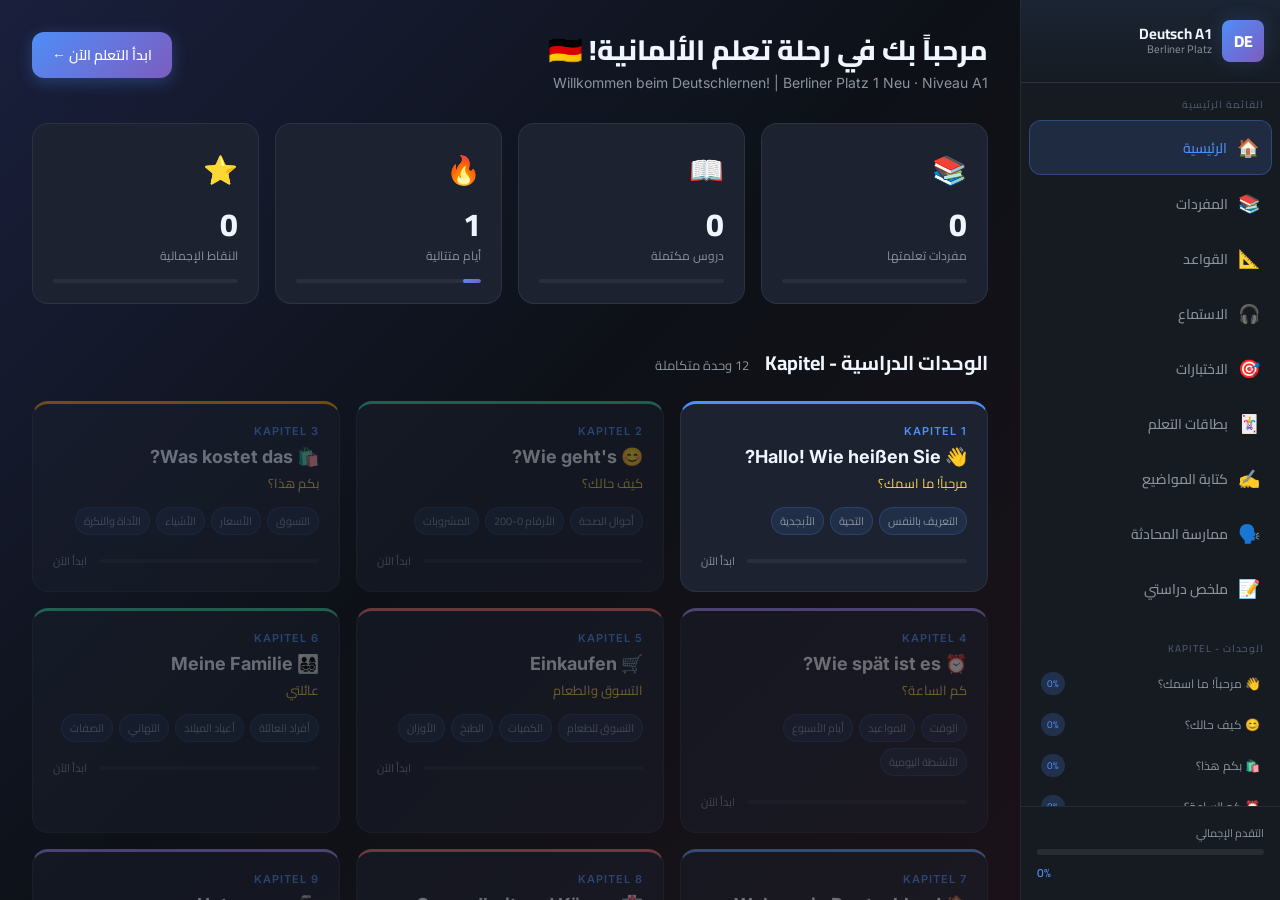
<file: index.html>
<!DOCTYPE html>
<html lang="ar" dir="rtl">
<head>
  <meta charset="UTF-8" />
  <meta name="viewport" content="width=device-width, initial-scale=1.0" />
  <title>Deutsch Lernen A1 | تعلم الألمانية</title>
  <meta name="description" content="موقع تعليمي تفاعلي لتعلم اللغة الألمانية بمستوى A1 - Berliner Platz 1 Neu" />
  <link rel="preconnect" href="https://fonts.googleapis.com" />
  <link rel="preconnect" href="https://fonts.gstatic.com" crossorigin />
  <link href="https://fonts.googleapis.com/css2?family=Inter:wght@300;400;500;600;700;800&family=Amiri:wght@400;700&family=Cairo:wght@300;400;600;700;800&display=swap" rel="stylesheet" />
  <link rel="stylesheet" href="css/main.css?v=1.1" />
  <link rel="stylesheet" href="css/animations.css?v=1.1" />
  <link rel="stylesheet" href="css/skills.css?v=1.1" />
</head>
<body>
  <!-- Sidebar Navigation -->
  <aside class="sidebar" id="sidebar">
    <div class="sidebar-header">
      <div class="logo">
        <span class="logo-de">DE</span>
        <div class="logo-text">
          <span class="logo-title">Deutsch A1</span>
          <span class="logo-sub">Berliner Platz</span>
        </div>
      </div>
      <button class="sidebar-toggle" id="sidebarToggle" aria-label="Toggle Sidebar">✕</button>
    </div>

    <nav class="sidebar-nav">
      <div class="nav-section">
        <span class="nav-section-label">القائمة الرئيسية</span>
        <div class="nav-item active" data-page="dashboard" id="nav-dashboard" onclick="navigateTo('dashboard')">
          <span class="nav-icon">🏠</span>
          <span class="nav-label">الرئيسية</span>
        </div>
        <div class="nav-item" data-page="vocabulary" id="nav-vocabulary" onclick="navigateTo('vocabulary')">
          <span class="nav-icon">📚</span>
          <span class="nav-label">المفردات</span>
        </div>
        <div class="nav-item" data-page="grammar" id="nav-grammar" onclick="navigateTo('grammar')">
          <span class="nav-icon">📐</span>
          <span class="nav-label">القواعد</span>
        </div>
        <div class="nav-item" data-page="listening" id="nav-listening" onclick="navigateTo('listening')">
          <span class="nav-icon">🎧</span>
          <span class="nav-label">الاستماع</span>
        </div>
        <div class="nav-item" data-page="quiz" id="nav-quiz" onclick="navigateTo('quiz')">
          <span class="nav-icon">🎯</span>
          <span class="nav-label">الاختبارات</span>
        </div>
        <div class="nav-item" data-page="flashcards" id="nav-flashcards" onclick="navigateTo('flashcards')">
          <span class="nav-icon">🃏</span>
          <span class="nav-label">بطاقات التعلم</span>
        </div>
        <div class="nav-item" data-page="writing" id="nav-writing" onclick="navigateTo('writing')">
          <span class="nav-icon">✍️</span>
          <span class="nav-label">كتابة المواضيع</span>
        </div>
        <div class="nav-item" data-page="conversation" id="nav-conversation" onclick="navigateTo('conversation')">
          <span class="nav-icon">🗣️</span>
          <span class="nav-label">ممارسة المحادثة</span>
        </div>
        <div class="nav-item" data-page="summarizer" id="nav-summarizer" onclick="navigateTo('summarizer')">
          <span class="nav-icon">📝</span>
          <span class="nav-label">ملخص دراستي</span>
        </div>
      </div>

      <div class="nav-section">
        <span class="nav-section-label">الوحدات - Kapitel</span>
        <div class="chapters-list" id="chaptersList">
          <!-- Generated by JS -->
        </div>
      </div>
    </nav>

    <div class="sidebar-footer">
      <div class="progress-bar-container">
        <span class="progress-label">التقدم الإجمالي</span>
        <div class="progress-bar">
          <div class="progress-fill" id="overallProgress" style="width: 0%"></div>
        </div>
        <span class="progress-pct" id="overallProgressPct">0%</span>
      </div>
    </div>
  </aside>

  <!-- Main Content -->
  <main class="main-content" id="mainContent">
    <!-- Dashboard Page -->
    <div class="page active" id="page-dashboard">
      <div class="page-header">
        <div class="page-title-area">
          <h1 class="page-title">مرحباً بك في رحلة تعلم الألمانية! 🇩🇪</h1>
          <p class="page-subtitle">Willkommen beim Deutschlernen! | Berliner Platz 1 Neu · Niveau A1</p>
        </div>
        <div class="header-actions">
          <button class="btn btn-primary" onclick="startLearning()">ابدأ التعلم الآن ←</button>
        </div>
      </div>

      <!-- Stats Cards -->
      <div class="stats-grid" id="statsGrid">
        <div class="stat-card" id="stat-words">
          <div class="stat-icon">📚</div>
          <div class="stat-info">
            <span class="stat-value" id="learnedWords">0</span>
            <span class="stat-label">مفردات تعلمتها</span>
          </div>
          <div class="stat-progress">
            <div class="stat-bar" style="width: 0%" id="wordBar"></div>
          </div>
        </div>
        <div class="stat-card" id="stat-lessons">
          <div class="stat-icon">📖</div>
          <div class="stat-info">
            <span class="stat-value" id="completedLessons">0</span>
            <span class="stat-label">دروس مكتملة</span>
          </div>
          <div class="stat-progress">
            <div class="stat-bar" style="width: 0%" id="lessonBar"></div>
          </div>
        </div>
        <div class="stat-card" id="stat-streak">
          <div class="stat-icon">🔥</div>
          <div class="stat-info">
            <span class="stat-value" id="streakDays">0</span>
            <span class="stat-label">أيام متتالية</span>
          </div>
          <div class="stat-progress">
            <div class="stat-bar" style="width: 0%" id="streakBar"></div>
          </div>
        </div>
        <div class="stat-card" id="stat-score">
          <div class="stat-icon">⭐</div>
          <div class="stat-info">
            <span class="stat-value" id="totalScore">0</span>
            <span class="stat-label">النقاط الإجمالية</span>
          </div>
          <div class="stat-progress">
            <div class="stat-bar" style="width: 0%" id="scoreBar"></div>
          </div>
        </div>
      </div>

      <!-- Chapters Grid -->
      <div class="section-title-row">
        <h2 class="section-title">الوحدات الدراسية - Kapitel</h2>
        <span class="section-sub">12 وحدة متكاملة</span>
      </div>
      <div class="chapters-grid" id="chaptersGrid">
        <!-- Generated by JS -->
      </div>

      <!-- Today's Focus -->
      <div class="focus-section">
        <div class="focus-card">
          <div class="focus-header">
            <span class="focus-icon">💡</span>
            <h3>كلمة اليوم - Wort des Tages</h3>
          </div>
          <div class="daily-word" id="dailyWord">
            <!-- Generated by JS -->
          </div>
        </div>
        <div class="focus-card">
          <div class="focus-header">
            <span class="focus-icon">📝</span>
            <h3>جملة اليوم - Satz des Tages</h3>
          </div>
          <div class="daily-sentence" id="dailySentence">
            <!-- Generated by JS -->
          </div>
        </div>
      </div>
    </div>

    <!-- Lesson Page -->
    <div class="page" id="page-lesson">
      <div class="page-header">
        <button class="btn btn-ghost back-btn" onclick="navigateTo('dashboard')">← رجوع</button>
        <div class="page-title-area">
          <h1 class="page-title" id="lessonTitle">الدرس</h1>
          <p class="page-subtitle" id="lessonSubtitle"></p>
        </div>
        <div class="lesson-progress-indicator">
          <span id="lessonProgressText">0 / 4</span>
        </div>
      </div>

      <div class="lesson-tabs">
        <button class="lesson-tab active" data-tab="text" onclick="switchLessonTab('text')">📖 النص</button>
        <button class="lesson-tab" data-tab="vocab" onclick="switchLessonTab('vocab')">📚 المفردات</button>
        <button class="lesson-tab" data-tab="grammar" onclick="switchLessonTab('grammar')">📐 القواعد</button>
        <button class="lesson-tab" data-tab="exercises" onclick="switchLessonTab('exercises')">✏️ تمارين</button>
      </div>

      <div class="lesson-content" id="lessonContent">
        <!-- Generated by JS -->
      </div>

      <div class="lesson-nav">
        <button class="btn btn-ghost" id="prevLessonBtn" onclick="prevSection()">← السابق</button>
        <button class="btn btn-primary" id="nextLessonBtn" onclick="nextSection()">التالي →</button>
      </div>
    </div>

    <!-- Vocabulary Page -->
    <div class="page" id="page-vocabulary">
      <div class="page-header">
        <div class="page-title-area">
          <h1 class="page-title">المفردات - Wortschatz</h1>
          <p class="page-subtitle">كل مفردات البرنامج منظمة حسب الوحدات</p>
        </div>
      </div>

      <div class="vocab-controls">
        <div class="vocab-search-wrap">
          <input type="text" id="vocabSearch" class="vocab-search" placeholder="ابحث عن كلمة... Suche..." oninput="filterVocab()" />
        </div>
        <div class="vocab-filters">
          <select class="filter-select" id="chapterFilter" onchange="filterVocab()">
            <option value="all">جميع الوحدات</option>
          </select>
          <select class="filter-select" id="typeFilter" onchange="filterVocab()">
            <option value="all">جميع الأنواع</option>
            <option value="noun">اسم - Nomen</option>
            <option value="verb">فعل - Verb</option>
            <option value="adj">صفة - Adjektiv</option>
            <option value="phrase">عبارة - Ausdruck</option>
          </select>
        </div>
      </div>

      <div class="vocab-grid" id="vocabGrid">
        <!-- Generated by JS -->
      </div>
    </div>

    <!-- Grammar Page -->
    <div class="page" id="page-grammar">
      <div class="page-header">
        <div class="page-title-area">
          <h1 class="page-title">القواعد النحوية - Grammatik</h1>
          <p class="page-subtitle">شرح مبسط لقواعد اللغة الألمانية مستوى A1</p>
        </div>
      </div>

      <div class="grammar-list" id="grammarList">
        <!-- Generated by JS -->
      </div>
    </div>

    <!-- Listening Page -->
    <div class="page" id="page-listening">
      <div class="page-header">
        <div class="page-title-area">
          <h1 class="page-title">تمارين الاستماع - Hören</h1>
          <p class="page-subtitle">ملفات صوتية أصلية من كتاب Berliner Platz 1 Neu</p>
        </div>
      </div>

      <div class="audio-chapter-filter">
        <select class="filter-select" id="audioChapterFilter" onchange="filterAudio()">
          <option value="all">جميع الوحدات</option>
        </select>
      </div>

      <div class="audio-list" id="audioList">
        <!-- Generated by JS -->
      </div>
    </div>

    <!-- Quiz Page -->
    <div class="page" id="page-quiz">
      <div class="page-header">
        <div class="page-title-area">
          <h1 class="page-title">الاختبارات - Übungen</h1>
          <p class="page-subtitle">اختبر معلوماتك في كل وحدة</p>
        </div>
      </div>

      <div class="quiz-selection" id="quizSelection" style="display:grid">
        <!-- Generated by JS -->
      </div>

      <div class="quiz-active" id="quizActive" style="display:none">
        <div class="quiz-header-bar">
          <span id="quizProgress">سؤال 1 من 10</span>
          <div class="quiz-progress-bar">
            <div class="quiz-progress-fill" id="quizProgressFill" style="width:10%"></div>
          </div>
          <span id="quizScore">النقاط: 0</span>
        </div>

        <div class="question-card" id="questionCard">
          <!-- Generated by JS -->
        </div>

        <div class="quiz-controls">
          <button class="btn btn-primary" id="checkAnswerBtn" onclick="checkAnswer()">تحقق من الإجابة</button>
          <button class="btn btn-ghost" id="nextQuestionBtn" onclick="nextQuestion()" style="display:none">التالي →</button>
        </div>
      </div>

      <div class="quiz-results" id="quizResults" style="display:none">
        <!-- Generated by JS -->
      </div>
    </div>

    <!-- Flashcards Page -->
    <div class="page" id="page-flashcards">
      <div class="page-header">
        <div class="page-title-area">
          <h1 class="page-title">بطاقات التعلم - Lernkarten</h1>
          <p class="page-subtitle">نظام التكرار الذكي لحفظ المفردات</p>
        </div>
      </div>

      <div class="flashcard-controls">
        <select class="filter-select" id="flashcardChapter" onchange="setupFlashcards()">
          <option value="all">جميع الوحدات</option>
        </select>
        <button class="btn btn-primary" onclick="shuffleFlashcards()">🔀 خلط البطاقات</button>
      </div>

      <div class="flashcard-area" id="flashcardArea">
        <div class="flashcard-counter" id="flashcardCounter">بطاقة 1 من 50</div>
        <div class="flashcard-wrap">
          <div class="flashcard" id="flashcard" onclick="flipCard()">
            <div class="flashcard-front" id="flashcardFront">
              <div class="fc-word"></div>
              <div class="fc-hint">انقر للقلب</div>
            </div>
            <div class="flashcard-back" id="flashcardBack">
              <div class="fc-translation"></div>
              <div class="fc-example"></div>
            </div>
          </div>
        </div>

        <div class="flashcard-actions" id="flashcardActions" style="display:none">
          <button class="fc-btn fc-hard" onclick="rateCard('hard')">😕 صعبة</button>
          <button class="fc-btn fc-medium" onclick="rateCard('medium')">🤔 متوسطة</button>
          <button class="fc-btn fc-easy" onclick="rateCard('easy')">😊 سهلة</button>
        </div>

        <div class="flashcard-nav">
          <button class="btn btn-ghost" onclick="prevCard()">← السابق</button>
          <button class="btn btn-ghost" onclick="nextCard()">التالي →</button>
        </div>
      </div>
    </div>

    <!-- Writing Page -->
    <div class="page" id="page-writing">
      <!-- Generated by JS -->
    </div>

    <!-- Conversation Page -->
    <div class="page" id="page-conversation">
      <div class="page-header">
        <div class="page-title-area">
          <h1 class="page-title">🗣️ ممارسة المحادثة - Konversationstraining</h1>
          <p class="page-subtitle">محاكاة محادثات تفاعلية بالصوت لبناء الثقة في التحدث بالألمانية</p>
        </div>
      </div>

      <div class="conversation-selection" id="convSelection" style="display:grid">
        <!-- Generated by JS -->
      </div>

      <div class="conversation-active" id="convActive" style="display:none">
        <div class="conv-header-bar">
          <button class="btn btn-ghost back-btn" onclick="backToConvMenu()">← إنهاء المحادثة</button>
          <span id="convScenarioTitle" style="font-weight:700;color:var(--text-german)">المحادثة النشطة</span>
          <span id="convScore" style="color:var(--accent-gold);font-weight:700">النقاط: 0</span>
        </div>

        <div class="chat-container" id="chatContainer">
          <!-- Chat messages go here -->
        </div>

        <div class="user-input-area" id="userInputArea">
          <!-- User prompt & options go here -->
        </div>
      </div>

      <div class="conversation-results" id="convResults" style="display:none">
        <!-- Final score and button to restart/go back -->
      </div>
    </div>

    <!-- Summarizer Page -->
    <div class="page" id="page-summarizer">
      <!-- Print Only Header -->
      <div class="print-only-header" style="display:none">
        <h1 id="printChapterTitleDe" style="font-family:'Inter', sans-serif;font-weight:800;margin-bottom:6px;">Kapitel X</h1>
        <h2 id="printChapterTitleAr" style="font-family:'Cairo', sans-serif;font-weight:700;font-size:18px;">ملخص كلمات الوحدة X</h2>
        <div style="border-bottom:2px solid #000;margin-top:10px;margin-bottom:20px"></div>
      </div>

      <div class="page-header">
        <div class="page-title-area">
          <h1 class="page-title">دفتر التلخيص والمنظم 📝</h1>
          <p class="page-subtitle">أدخل المفردات وسيقوم المساعد بتصنيفها وتوليد التصريفات والأدوات تلقائياً للطباعة</p>
        </div>
      </div>

      <!-- Stats Grid -->
      <div class="stats-grid" style="display: grid; grid-template-columns: repeat(4, 1fr); gap: 16px; margin-bottom: 24px;">
        <div class="stat-card" style="border-top:3px solid var(--accent-primary)">
          <div class="stat-icon">📚</div>
          <div class="stat-info">
            <span class="stat-value" id="sumTotalCount">0</span>
            <span class="stat-label">إجمالي الكلمات</span>
          </div>
        </div>
        <div class="stat-card" style="border-top:3px solid #4f8ef7">
          <div class="stat-icon">🏷️</div>
          <div class="stat-info">
            <span class="stat-value" id="sumNounsCount">0</span>
            <span class="stat-label">أسماء Nomen</span>
          </div>
        </div>
        <div class="stat-card" style="border-top:3px solid #f59e0b">
          <div class="stat-icon">⚡</div>
          <div class="stat-info">
            <span class="stat-value" id="sumVerbsCount">0</span>
            <span class="stat-label">أفعال Verb</span>
          </div>
        </div>
        <div class="stat-card" style="border-top:3px solid #34d399">
          <div class="stat-icon">🎨</div>
          <div class="stat-info">
            <span class="stat-value" id="sumAdjsCount">0</span>
            <span class="stat-label">صفات Adjektiv</span>
          </div>
        </div>
      </div>

      <!-- Input and Control Panel -->
      <div class="vocab-input-card" style="background:var(--bg-card);border:var(--border-subtle);border-radius:var(--radius-lg);padding:24px;margin-bottom:24px;">
        <div style="display:flex;gap:16px;align-items:center;flex-wrap:wrap;margin-bottom:16px">
          <div style="flex:1;min-width:200px">
            <label class="progress-label" style="display:block;margin-bottom:6px">اختر الوحدة الدراسية (Kapitel):</label>
            <select class="filter-select" id="sumChapterFilter" style="width:100%;margin:0;" onchange="changeSummarizerChapter(this.value)">
              <!-- Populated by JS -->
            </select>
          </div>
          
          <div style="flex:2;min-width:300px;position:relative;" class="suggest-wrap">
            <label class="progress-label" style="display:block;margin-bottom:6px">أدخل كلمة ألمانية (مثال: Haus أو gehen):</label>
            <div style="display:flex;gap:8px">
              <input type="text" id="sumWordInput" class="vocab-search" style="margin:0;width:100%" placeholder="اكتب الكلمة هنا (مثال: der Tisch, fahren, teuer)..." autocomplete="off" />
              <button class="btn btn-primary" onclick="addSingleWord()">إضافة +</button>
            </div>
            <!-- Auto-suggest box -->
            <div id="sumSuggestBox" class="suggest-box" style="display:none"></div>
          </div>
        </div>

        <div style="display:flex;gap:12px;flex-wrap:wrap;justify-content:space-between;align-items:center;border-top:1px solid rgba(255,255,255,0.06);padding-top:16px">
          <div style="display:flex;gap:8px;flex-wrap:wrap">
            <button class="btn btn-ghost" onclick="openBulkAddModal()">📝 إضافة جماعية</button>
            <button class="btn btn-ghost" onclick="triggerImportVocab()">📂 استيراد JSON</button>
            <button class="btn btn-ghost" onclick="exportCustomVocab()">💾 تصدير احتياطي</button>
            <button class="btn btn-ghost" onclick="copyCustomVocabAsCode()">📋 نسخ ككود برمجي</button>
            <input type="file" id="sumImportInput" style="display:none" accept=".json" onchange="importCustomVocab(event)" />
          </div>
          
          <button class="btn btn-primary" style="background:var(--gradient-gold)" onclick="printSummarizer()">🖨️ طباعة الجدول (A4)</button>
        </div>
      </div>

      <!-- Vocab Table Container -->
      <div style="background:var(--bg-card);border:var(--border-subtle);border-radius:var(--radius-lg);overflow:hidden;margin-bottom:32px;">
        <table class="grammar-table" style="width:100%;margin:0;border-collapse:collapse;">
          <thead>
            <tr>
              <th style="width:50px;text-align:center;">#</th>
              <th>الكلمة (الترتيب الأبجدي)</th>
              <th style="width:130px;">النوع</th>
              <th>التفاصيل (أداة تعريف / تصريفات الأفعال)</th>
              <th>الترجمة العربية</th>
              <th class="actions-header" style="width:120px;text-align:center;">إجراءات</th>
            </tr>
          </thead>
          <tbody id="sumTableBody">
            <!-- Populated by JS -->
          </tbody>
        </table>
      </div>
    </div>
  </main>

  <!-- Toast Notifications -->
  <div class="toast-container" id="toastContainer"></div>

  <!-- Audio Player (Global) -->
  <div class="global-audio-player" id="globalAudioPlayer" style="display:none">
    <div class="audio-player-inner">
      <button class="audio-close" onclick="closeAudioPlayer()">✕</button>
      <div class="audio-info">
        <span class="audio-track-name" id="audioTrackName">...</span>
        <span class="audio-chapter-name" id="audioChapterName">...</span>
      </div>
      <div class="audio-controls-wrap">
        <button class="audio-btn" onclick="seekAudio(-10)">-10s</button>
        <button class="audio-btn audio-play-btn" id="audioPlayBtn" onclick="toggleAudio()">▶</button>
        <button class="audio-btn" onclick="seekAudio(10)">+10s</button>
      </div>
      <div class="audio-progress-wrap">
        <span class="audio-time" id="audioCurrentTime">0:00</span>
        <div class="audio-progress-bar" onclick="seekToPosition(event)">
          <div class="audio-progress-fill" id="audioProgressFill" style="width:0%"></div>
        </div>
        <span class="audio-time" id="audioDuration">0:00</span>
      </div>
      <div class="audio-volume-wrap">
        <span>🔊</span>
        <input type="range" class="volume-slider" id="volumeSlider" min="0" max="1" step="0.1" value="1" oninput="setVolume(this.value)" />
      </div>
    </div>
    <audio id="globalAudio" onended="audioEnded()" ontimeupdate="updateAudioProgress()" onloadedmetadata="audioLoaded()"></audio>
  </div>

  <!-- Mobile Menu Overlay Backdrop -->
  <div class="sidebar-backdrop" id="sidebarBackdrop" onclick="toggleSidebar()"></div>

  <!-- Mobile Menu Toggle Button -->
  <button class="mobile-menu-btn" id="mobileMenuBtn" aria-label="Open Menu">☰</button>

  <script src="js/curriculum.js"></script>
  <script src="js/vocabulary.js"></script>
  <script src="js/audio.js"></script>
  <script src="js/quiz.js"></script>
  <script src="js/writing.js"></script>
  <script src="js/conversation.js"></script>
  <script src="js/summarizer.js"></script>
  <script src="js/app.js?v=1.1"></script>
</body>
</html>
</file>
<file: css/main.css>
/* ============================================================
   DEUTSCH LERNEN A1 - Main Stylesheet
   Berliner Platz 1 Neu | تعلم الألمانية
   ============================================================ */

:root {
  /* Color Palette */
  --bg-primary: #0d1117;
  --bg-secondary: #161b22;
  --bg-card: #1c2230;
  --bg-card-hover: #232a3b;
  --bg-glass: rgba(28, 34, 48, 0.85);

  --accent-primary: #4f8ef7;
  --accent-secondary: #7c5cbf;
  --accent-success: #34d399;
  --accent-warning: #fbbf24;
  --accent-danger: #f87171;
  --accent-gold: #f59e0b;

  --de-gold: #FFCC02;
  --de-red: #DD0000;
  --de-black: #000000;

  --text-primary: #f0f6ff;
  --text-secondary: #8b949e;
  --text-muted: #4a5568;
  --text-german: #93c5fd;
  --text-arabic: #fcd34d;

  /* Gradients */
  --gradient-hero: linear-gradient(135deg, #1a1f3c 0%, #0d1117 50%, #1a1218 100%);
  --gradient-card: linear-gradient(145deg, #1c2230, #161b22);
  --gradient-accent: linear-gradient(135deg, #4f8ef7, #7c5cbf);
  --gradient-success: linear-gradient(135deg, #059669, #34d399);
  --gradient-gold: linear-gradient(135deg, #f59e0b, #fbbf24);

  /* Borders */
  --border-subtle: 1px solid rgba(255, 255, 255, 0.07);
  --border-accent: 1px solid rgba(79, 142, 247, 0.3);

  /* Shadows */
  --shadow-card: 0 4px 24px rgba(0, 0, 0, 0.4);
  --shadow-glow: 0 0 20px rgba(79, 142, 247, 0.2);
  --shadow-glow-success: 0 0 20px rgba(52, 211, 153, 0.2);

  /* Spacing */
  --sidebar-width: 260px;
  --radius-sm: 8px;
  --radius-md: 12px;
  --radius-lg: 16px;
  --radius-xl: 24px;
  --radius-full: 9999px;

  /* Transition */
  --transition: all 0.25s cubic-bezier(0.4, 0, 0.2, 1);
}

/* ── Reset & Base ── */
*, *::before, *::after { box-sizing: border-box; margin: 0; padding: 0; }
html { scroll-behavior: smooth; }

body {
  font-family: 'Cairo', 'Inter', sans-serif;
  background: var(--bg-primary);
  color: var(--text-primary);
  min-height: 100vh;
  min-height: 100dvh;
  height: 100vh;
  height: 100dvh;
  display: flex;
  overflow: hidden;
}

/* ── Scrollbar ── */
::-webkit-scrollbar { width: 6px; }
::-webkit-scrollbar-track { background: var(--bg-primary); }
::-webkit-scrollbar-thumb { background: rgba(79, 142, 247, 0.3); border-radius: 3px; }
::-webkit-scrollbar-thumb:hover { background: rgba(79, 142, 247, 0.6); }

/* ============================================================
   SIDEBAR
   ============================================================ */
.sidebar {
  width: var(--sidebar-width);
  min-width: var(--sidebar-width);
  height: 100vh;
  height: 100dvh;
  background: var(--bg-secondary);
  display: flex;
  flex-direction: column;
  position: fixed;
  top: 0;
  z-index: 100;
  overflow-y: auto;
  transition: var(--transition);
}

/* ── Direction Scoped Layouts ── */
html[dir="ltr"] .sidebar {
  left: 0;
  right: auto;
  border-right: var(--border-subtle);
  border-left: none;
}
html[dir="rtl"] .sidebar {
  right: 0;
  left: auto;
  border-left: var(--border-subtle);
  border-right: none;
}


.sidebar-header {
  padding: 20px 16px;
  border-bottom: var(--border-subtle);
  display: flex;
  align-items: center;
  gap: 12px;
  background: linear-gradient(180deg, rgba(79, 142, 247, 0.08), transparent);
}

.logo {
  display: flex;
  align-items: center;
  gap: 10px;
  flex: 1;
}

.logo-de {
  width: 42px;
  height: 42px;
  background: var(--gradient-accent);
  border-radius: var(--radius-sm);
  display: flex;
  align-items: center;
  justify-content: center;
  font-size: 16px;
  font-weight: 800;
  color: white;
  flex-shrink: 0;
  box-shadow: var(--shadow-glow);
}

.logo-text {
  display: flex;
  flex-direction: column;
  line-height: 1.2;
}

.logo-title {
  font-size: 15px;
  font-weight: 700;
  color: var(--text-primary);
}

.logo-sub {
  font-size: 11px;
  color: var(--text-secondary);
}

.sidebar-toggle {
  background: none;
  border: none;
  color: var(--text-secondary);
  cursor: pointer;
  font-size: 18px;
  padding: 4px;
  display: none;
}

/* Mobile Menu Toggle Button (Floating) */
.mobile-menu-btn {
  display: none;
  background: var(--bg-glass);
  backdrop-filter: blur(10px);
  border: 1px solid rgba(79, 142, 247, 0.4);
  color: var(--accent-primary);
  width: 48px;
  height: 48px;
  border-radius: 12px;
  font-size: 24px;
  cursor: pointer;
  align-items: center;
  justify-content: center;
  box-shadow: 0 4px 15px rgba(79, 142, 247, 0.25);
  transition: var(--transition);
}

/* Sidebar Backdrop Overlay */
.sidebar-backdrop {
  display: none;
  position: fixed;
  top: 0;
  left: 0;
  width: 100vw;
  height: 100vh;
  background: rgba(0, 0, 0, 0.5);
  backdrop-filter: blur(4px);
  z-index: 115; /* Above page content but below mobile sidebar (120) */
  opacity: 0;
  transition: opacity 0.25s ease;
  pointer-events: none;
}
.sidebar-backdrop.active {
  display: block;
  opacity: 1;
  pointer-events: auto;
}

.mobile-menu-btn:hover {
  background: var(--bg-card-hover);
  color: var(--text-primary);
  transform: scale(1.05);
  box-shadow: 0 4px 20px rgba(79, 142, 247, 0.4);
}

.sidebar-nav {
  flex: 1;
  padding: 12px 8px;
  overflow-y: auto;
}

.nav-section {
  margin-bottom: 24px;
}

.nav-section-label {
  display: block;
  font-size: 10px;
  font-weight: 600;
  color: var(--text-muted);
  text-transform: uppercase;
  letter-spacing: 1px;
  padding: 0 8px;
  margin-bottom: 6px;
}

.nav-item {
  display: flex;
  align-items: center;
  gap: 10px;
  padding: 10px 12px;
  border-radius: var(--radius-md);
  color: var(--text-secondary);
  text-decoration: none;
  font-size: 14px;
  font-weight: 500;
  transition: var(--transition);
  margin-bottom: 2px;
  cursor: pointer;
}

.nav-item:hover {
  background: rgba(79, 142, 247, 0.1);
  color: var(--text-primary);
}

.nav-item.active {
  background: rgba(79, 142, 247, 0.15);
  color: var(--accent-primary);
  border: var(--border-accent);
}

.nav-icon { font-size: 18px; }

.chapters-list {
  display: flex;
  flex-direction: column;
  gap: 2px;
}

.chapter-nav-item {
  display: flex;
  align-items: center;
  justify-content: space-between;
  padding: 8px 12px;
  border-radius: var(--radius-sm);
  color: var(--text-secondary);
  text-decoration: none;
  font-size: 12px;
  cursor: pointer;
  transition: var(--transition);
}

.chapter-nav-item:hover { background: rgba(255,255,255,0.04); color: var(--text-primary); }
.chapter-nav-item.completed { color: var(--accent-success); }

.chapter-nav-badge {
  font-size: 10px;
  padding: 2px 6px;
  border-radius: var(--radius-full);
  background: rgba(79, 142, 247, 0.2);
  color: var(--accent-primary);
}

.chapter-nav-badge.done {
  background: rgba(52, 211, 153, 0.2);
  color: var(--accent-success);
}

.sidebar-footer {
  padding: 16px;
  border-top: var(--border-subtle);
}

.progress-bar-container {
  display: flex;
  flex-direction: column;
  gap: 6px;
}

.progress-label {
  font-size: 11px;
  color: var(--text-secondary);
}

.progress-bar {
  height: 6px;
  background: rgba(255,255,255,0.08);
  border-radius: var(--radius-full);
  overflow: hidden;
}

.progress-fill {
  height: 100%;
  background: var(--gradient-accent);
  border-radius: var(--radius-full);
  transition: width 0.6s ease;
}

.progress-pct {
  font-size: 12px;
  font-weight: 600;
  color: var(--accent-primary);
  align-self: flex-end;
}

/* ============================================================
   MAIN CONTENT
   ============================================================ */
.main-content {
  flex: 1;
  height: 100vh;
  height: 100dvh;
  overflow-y: auto;
  padding: 32px;
  background: var(--gradient-hero);
}

html[dir="ltr"] .main-content {
  margin-left: var(--sidebar-width);
  margin-right: 0;
}
html[dir="rtl"] .main-content {
  margin-right: var(--sidebar-width);
  margin-left: 0;
}

/* ── Pages ── */
.page { display: none; }
.page.active { display: block; animation: fadeInUp 0.4s ease; }

/* ── Page Header ── */
.page-header {
  display: flex;
  align-items: flex-start;
  justify-content: space-between;
  margin-bottom: 32px;
  gap: 16px;
  flex-wrap: wrap;
}

.page-title-area { flex: 1; }

.page-title {
  font-size: 28px;
  font-weight: 800;
  color: var(--text-primary);
  margin-bottom: 6px;
  line-height: 1.3;
}

.page-subtitle {
  font-size: 14px;
  color: var(--text-secondary);
  font-family: 'Inter', sans-serif;
}

/* ============================================================
   BUTTONS
   ============================================================ */
.btn {
  display: inline-flex;
  align-items: center;
  gap: 8px;
  padding: 10px 20px;
  border-radius: var(--radius-md);
  font-size: 14px;
  font-weight: 600;
  font-family: 'Cairo', sans-serif;
  cursor: pointer;
  border: none;
  transition: var(--transition);
  text-decoration: none;
  white-space: nowrap;
}

.btn-primary {
  background: var(--gradient-accent);
  color: white;
  box-shadow: 0 4px 16px rgba(79, 142, 247, 0.3);
}

.btn-primary:hover {
  transform: translateY(-2px);
  box-shadow: 0 8px 24px rgba(79, 142, 247, 0.4);
}

.btn-ghost {
  background: rgba(255,255,255,0.06);
  color: var(--text-secondary);
  border: var(--border-subtle);
}

.btn-ghost:hover {
  background: rgba(255,255,255,0.1);
  color: var(--text-primary);
}

.btn-success {
  background: var(--gradient-success);
  color: white;
}

.back-btn { font-size: 13px; }

/* ============================================================
   STATS GRID
   ============================================================ */
.stats-grid {
  display: grid;
  grid-template-columns: repeat(4, 1fr);
  gap: 16px;
  margin-bottom: 40px;
}

.stat-card {
  background: var(--bg-card);
  border: var(--border-subtle);
  border-radius: var(--radius-lg);
  padding: 20px;
  display: flex;
  flex-direction: column;
  gap: 12px;
  transition: var(--transition);
  cursor: pointer;
  position: relative;
  overflow: hidden;
}

.stat-card::before {
  content: '';
  position: absolute;
  top: 0; left: 0; right: 0;
  height: 2px;
  background: var(--gradient-accent);
  opacity: 0;
  transition: var(--transition);
}

.stat-card:hover {
  transform: translateY(-4px);
  box-shadow: var(--shadow-card);
  border-color: rgba(79, 142, 247, 0.2);
}

.stat-card:hover::before { opacity: 1; }

.stat-icon { font-size: 28px; }

.stat-info {
  display: flex;
  flex-direction: column;
  gap: 4px;
}

.stat-value {
  font-size: 32px;
  font-weight: 800;
  color: var(--text-primary);
  line-height: 1;
}

.stat-label {
  font-size: 12px;
  color: var(--text-secondary);
}

.stat-progress {
  height: 4px;
  background: rgba(255,255,255,0.06);
  border-radius: var(--radius-full);
  overflow: hidden;
}

.stat-bar {
  height: 100%;
  background: var(--gradient-accent);
  border-radius: var(--radius-full);
  transition: width 0.8s ease;
}

/* ============================================================
   CHAPTERS GRID
   ============================================================ */
.section-title-row {
  display: flex;
  align-items: baseline;
  gap: 16px;
  margin-bottom: 20px;
}

.section-title {
  font-size: 20px;
  font-weight: 700;
  color: var(--text-primary);
}

.section-sub {
  font-size: 13px;
  color: var(--text-secondary);
}

.chapters-grid {
  display: grid;
  grid-template-columns: repeat(3, 1fr);
  gap: 16px;
  margin-bottom: 40px;
}

.chapter-card {
  background: var(--bg-card);
  border: var(--border-subtle);
  border-radius: var(--radius-lg);
  padding: 20px;
  cursor: pointer;
  transition: var(--transition);
  position: relative;
  overflow: hidden;
}

.chapter-card::after {
  content: '';
  position: absolute;
  inset: 0;
  background: var(--gradient-accent);
  opacity: 0;
  transition: var(--transition);
  border-radius: var(--radius-lg);
}

.chapter-card:hover {
  transform: translateY(-4px);
  box-shadow: var(--shadow-card);
}

.chapter-card:hover::after { opacity: 0.05; }
.chapter-card.locked { opacity: 0.4; cursor: not-allowed; }

.chapter-number {
  font-size: 11px;
  font-weight: 600;
  color: var(--accent-primary);
  text-transform: uppercase;
  letter-spacing: 1px;
  margin-bottom: 8px;
  font-family: 'Inter', sans-serif;
}

.chapter-title-de {
  font-size: 18px;
  font-weight: 700;
  color: var(--text-primary);
  margin-bottom: 4px;
  font-family: 'Inter', sans-serif;
}

.chapter-title-ar {
  font-size: 13px;
  color: var(--text-arabic);
  margin-bottom: 12px;
}

.chapter-topics {
  display: flex;
  flex-wrap: wrap;
  gap: 6px;
  margin-bottom: 16px;
}

.topic-tag {
  font-size: 11px;
  padding: 3px 8px;
  border-radius: var(--radius-full);
  background: rgba(79, 142, 247, 0.12);
  color: var(--text-secondary);
  border: 1px solid rgba(79, 142, 247, 0.2);
}

.chapter-footer {
  display: flex;
  align-items: center;
  justify-content: space-between;
}

.chapter-progress-mini {
  flex: 1;
  height: 4px;
  background: rgba(255,255,255,0.06);
  border-radius: var(--radius-full);
  margin-left: 12px;
  overflow: hidden;
}

.chapter-progress-fill {
  height: 100%;
  background: var(--gradient-accent);
  border-radius: var(--radius-full);
  transition: width 0.6s ease;
}

.chapter-status {
  font-size: 11px;
  color: var(--text-secondary);
}

.chapter-status.done { color: var(--accent-success); }
.chapter-status.inprogress { color: var(--accent-warning); }

/* ============================================================
   FOCUS / DAILY SECTION
   ============================================================ */
.focus-section {
  display: grid;
  grid-template-columns: 1fr 1fr;
  gap: 16px;
  margin-bottom: 32px;
}

.focus-card {
  background: var(--bg-card);
  border: var(--border-subtle);
  border-radius: var(--radius-lg);
  padding: 24px;
  transition: var(--transition);
}

.focus-card:hover {
  border-color: rgba(79, 142, 247, 0.2);
  box-shadow: var(--shadow-glow);
}

.focus-header {
  display: flex;
  align-items: center;
  gap: 10px;
  margin-bottom: 16px;
}

.focus-icon { font-size: 20px; }
.focus-header h3 { font-size: 14px; font-weight: 600; color: var(--text-secondary); }

.daily-word {
  text-align: center;
}

.daily-word .word-de {
  font-size: 32px;
  font-weight: 800;
  color: var(--text-german);
  font-family: 'Inter', sans-serif;
  display: block;
  margin-bottom: 8px;
}

.daily-word .word-ar {
  font-size: 16px;
  color: var(--text-arabic);
  margin-bottom: 6px;
}

.daily-word .word-type {
  font-size: 11px;
  color: var(--text-muted);
  padding: 2px 8px;
  background: rgba(255,255,255,0.05);
  border-radius: var(--radius-full);
  display: inline-block;
  font-family: 'Inter', sans-serif;
}

.daily-sentence .sentence-de {
  font-size: 18px;
  font-weight: 600;
  color: var(--text-german);
  font-family: 'Inter', sans-serif;
  margin-bottom: 8px;
  line-height: 1.5;
}

.daily-sentence .sentence-ar {
  font-size: 14px;
  color: var(--text-arabic);
}

/* ============================================================
   LESSON PAGE
   ============================================================ */
.lesson-tabs {
  display: flex;
  gap: 4px;
  background: rgba(255,255,255,0.04);
  padding: 4px;
  border-radius: var(--radius-md);
  margin-bottom: 24px;
  width: fit-content;
}

.lesson-tab {
  padding: 8px 18px;
  border-radius: 8px;
  border: none;
  background: none;
  color: var(--text-secondary);
  font-size: 13px;
  font-weight: 500;
  font-family: 'Cairo', sans-serif;
  cursor: pointer;
  transition: var(--transition);
}

.lesson-tab.active {
  background: var(--bg-card);
  color: var(--accent-primary);
  box-shadow: 0 2px 8px rgba(0,0,0,0.3);
}

.lesson-content {
  min-height: 400px;
  margin-bottom: 24px;
}

/* Text Tab */
.lesson-text-section {
  background: var(--bg-card);
  border: var(--border-subtle);
  border-radius: var(--radius-lg);
  padding: 28px;
}

.lesson-dialog {
  display: flex;
  flex-direction: column;
  gap: 16px;
}

.dialog-line {
  display: flex;
  gap: 16px;
  align-items: flex-start;
}

.dialog-speaker {
  font-size: 12px;
  font-weight: 700;
  color: var(--accent-primary);
  min-width: 80px;
  padding-top: 4px;
  font-family: 'Inter', sans-serif;
}

.dialog-content {
  flex: 1;
}

.dialog-de {
  font-size: 16px;
  font-weight: 600;
  color: var(--text-primary);
  font-family: 'Inter', sans-serif;
  line-height: 1.6;
  margin-bottom: 4px;
}

.dialog-ar {
  font-size: 13px;
  color: var(--text-arabic);
  opacity: 0.8;
}

/* Vocabulary Tab */
.vocab-cards-grid {
  display: grid;
  grid-template-columns: repeat(3, 1fr);
  gap: 12px;
}

.vocab-mini-card {
  background: var(--bg-card);
  border: var(--border-subtle);
  border-radius: var(--radius-md);
  padding: 14px;
  transition: var(--transition);
  cursor: pointer;
}

.vocab-mini-card:hover {
  border-color: rgba(79, 142, 247, 0.3);
  transform: translateY(-2px);
}

.vm-de {
  font-size: 18px;
  font-weight: 700;
  color: var(--text-german);
  font-family: 'Inter', sans-serif;
  margin-bottom: 4px;
}

.vm-ar { font-size: 13px; color: var(--text-arabic); }
.vm-type { font-size: 10px; color: var(--text-muted); font-family: 'Inter', sans-serif; }

/* Grammar Tab */
.grammar-box {
  background: var(--bg-card);
  border: var(--border-subtle);
  border-radius: var(--radius-lg);
  overflow: hidden;
  margin-bottom: 16px;
}

.grammar-header {
  padding: 16px 20px;
  background: rgba(79, 142, 247, 0.1);
  border-bottom: var(--border-subtle);
  cursor: pointer;
  display: flex;
  align-items: center;
  justify-content: space-between;
}

.grammar-title { font-size: 16px; font-weight: 700; color: var(--accent-primary); }
.grammar-toggle { color: var(--text-secondary); transition: var(--transition); }
.grammar-box.open .grammar-toggle { transform: rotate(180deg); }

.grammar-body {
  padding: 20px;
  display: none;
}

.grammar-box.open .grammar-body { display: block; }

.grammar-rule {
  background: rgba(79, 142, 247, 0.06);
  border-radius: var(--radius-md);
  padding: 12px 16px;
  margin-bottom: 12px;
  border-right: 3px solid var(--accent-primary);
}

.grammar-example {
  font-family: 'Inter', sans-serif;
  font-size: 15px;
  color: var(--text-german);
  margin-bottom: 4px;
}

.grammar-explanation { font-size: 13px; color: var(--text-secondary); }

.grammar-table {
  width: 100%;
  border-collapse: collapse;
  margin-top: 12px;
  font-size: 13px;
}

.grammar-table th {
  background: rgba(79, 142, 247, 0.1);
  color: var(--accent-primary);
  padding: 10px 12px;
  text-align: right;
  font-weight: 600;
}

.grammar-table td {
  padding: 10px 12px;
  border-bottom: 1px solid rgba(255,255,255,0.04);
  color: var(--text-primary);
}

.grammar-table tr:hover td { background: rgba(255,255,255,0.02); }

/* ============================================================
   VOCABULARY PAGE (full)
   ============================================================ */
.vocab-controls {
  display: flex;
  gap: 12px;
  margin-bottom: 24px;
  flex-wrap: wrap;
}

.vocab-search-wrap { flex: 1; min-width: 200px; }

.vocab-search {
  width: 100%;
  padding: 10px 16px;
  background: var(--bg-card);
  border: var(--border-subtle);
  border-radius: var(--radius-md);
  color: var(--text-primary);
  font-family: 'Cairo', sans-serif;
  font-size: 14px;
  outline: none;
  transition: var(--transition);
}

.vocab-search:focus { border-color: rgba(79, 142, 247, 0.5); box-shadow: var(--shadow-glow); }
.vocab-search::placeholder { color: var(--text-muted); }

.vocab-filters { display: flex; gap: 8px; }

.filter-select {
  padding: 10px 14px;
  background: var(--bg-card);
  border: var(--border-subtle);
  border-radius: var(--radius-md);
  color: var(--text-primary);
  font-family: 'Cairo', sans-serif;
  font-size: 13px;
  outline: none;
  cursor: pointer;
  transition: var(--transition);
}

.filter-select:focus { border-color: rgba(79, 142, 247, 0.5); }

.vocab-grid {
  display: grid;
  grid-template-columns: repeat(auto-fill, minmax(220px, 1fr));
  gap: 14px;
}

.vocab-card {
  background: var(--bg-card);
  border: var(--border-subtle);
  border-radius: var(--radius-lg);
  padding: 18px;
  transition: var(--transition);
  cursor: pointer;
  position: relative;
}

.vocab-card:hover {
  transform: translateY(-3px);
  border-color: rgba(79, 142, 247, 0.3);
  box-shadow: var(--shadow-card);
}

.vocab-card.mastered { border-color: rgba(52, 211, 153, 0.3); }
.vocab-card.mastered::before {
  content: '✓';
  position: absolute;
  top: 10px;
  left: 10px;
  font-size: 12px;
  color: var(--accent-success);
}

.vc-chapter {
  font-size: 10px;
  color: var(--accent-primary);
  font-weight: 600;
  text-transform: uppercase;
  letter-spacing: 0.5px;
  margin-bottom: 8px;
  font-family: 'Inter', sans-serif;
}

.vc-de {
  font-size: 20px;
  font-weight: 700;
  color: var(--text-german);
  font-family: 'Inter', sans-serif;
  margin-bottom: 6px;
  line-height: 1.3;
}

.vc-ar { font-size: 14px; color: var(--text-arabic); margin-bottom: 8px; }

.vc-type {
  display: inline-block;
  font-size: 10px;
  padding: 2px 8px;
  border-radius: var(--radius-full);
  background: rgba(124, 92, 191, 0.15);
  color: #a78bfa;
  font-family: 'Inter', sans-serif;
}

.vc-example {
  font-size: 12px;
  color: var(--text-muted);
  margin-top: 8px;
  font-family: 'Inter', sans-serif;
  font-style: italic;
  border-top: 1px solid rgba(255,255,255,0.04);
  padding-top: 8px;
}

/* ============================================================
   GRAMMAR PAGE (full)
   ============================================================ */
.grammar-list {
  display: flex;
  flex-direction: column;
  gap: 12px;
}

/* ============================================================
   AUDIO / LISTENING PAGE
   ============================================================ */
.audio-chapter-filter { margin-bottom: 20px; }

.audio-list {
  display: flex;
  flex-direction: column;
  gap: 10px;
}

.audio-item {
  display: flex;
  align-items: center;
  gap: 16px;
  padding: 16px 20px;
  background: var(--bg-card);
  border: var(--border-subtle);
  border-radius: var(--radius-md);
  transition: var(--transition);
  cursor: pointer;
}

.audio-item:hover {
  border-color: rgba(79, 142, 247, 0.3);
  background: var(--bg-card-hover);
}

.audio-item.playing {
  border-color: rgba(79, 142, 247, 0.5);
  background: rgba(79, 142, 247, 0.08);
}

.audio-play-icon {
  width: 40px;
  height: 40px;
  min-width: 40px;
  border-radius: 50%;
  background: var(--gradient-accent);
  display: flex;
  align-items: center;
  justify-content: center;
  font-size: 14px;
  color: white;
  box-shadow: var(--shadow-glow);
  transition: var(--transition);
}

.audio-item:hover .audio-play-icon {
  transform: scale(1.1);
}

.audio-item-info { flex: 1; }

.audio-item-title {
  font-size: 14px;
  font-weight: 600;
  color: var(--text-primary);
  margin-bottom: 4px;
  font-family: 'Inter', sans-serif;
}

.audio-item-meta {
  font-size: 12px;
  color: var(--text-secondary);
}

.audio-item-chapter {
  font-size: 11px;
  padding: 3px 10px;
  border-radius: var(--radius-full);
  background: rgba(79, 142, 247, 0.1);
  color: var(--accent-primary);
  font-family: 'Inter', sans-serif;
}

/* ============================================================
   GLOBAL AUDIO PLAYER
   ============================================================ */
.global-audio-player {
  position: fixed;
  bottom: 0;
  z-index: 200;
  background: rgba(22, 27, 34, 0.95);
  backdrop-filter: blur(12px);
  border-top: var(--border-subtle);
  box-shadow: 0 -4px 24px rgba(0,0,0,0.4);
  padding-bottom: env(safe-area-inset-bottom, 0px);
}

html[dir="ltr"] .global-audio-player {
  left: var(--sidebar-width);
  right: 0;
}
html[dir="rtl"] .global-audio-player {
  right: var(--sidebar-width);
  left: 0;
}

.audio-player-inner {
  display: flex;
  align-items: center;
  gap: 16px;
  padding: 12px 24px;
  max-width: 100%;
}

.audio-close {
  background: none;
  border: none;
  color: var(--text-secondary);
  cursor: pointer;
  font-size: 16px;
  transition: var(--transition);
}

.audio-close:hover { color: var(--text-primary); }

.audio-info {
  min-width: 160px;
}

.audio-track-name {
  display: block;
  font-size: 13px;
  font-weight: 600;
  color: var(--text-primary);
  white-space: nowrap;
  overflow: hidden;
  text-overflow: ellipsis;
  font-family: 'Inter', sans-serif;
}

.audio-chapter-name {
  font-size: 11px;
  color: var(--text-secondary);
}

.audio-controls-wrap {
  display: flex;
  align-items: center;
  gap: 8px;
}

.audio-btn {
  background: rgba(255,255,255,0.08);
  border: none;
  color: var(--text-secondary);
  padding: 6px 12px;
  border-radius: var(--radius-sm);
  font-size: 12px;
  cursor: pointer;
  font-family: 'Inter', sans-serif;
  transition: var(--transition);
}

.audio-btn:hover { background: rgba(255,255,255,0.15); color: var(--text-primary); }

.audio-play-btn {
  background: var(--gradient-accent) !important;
  color: white !important;
  width: 36px;
  height: 36px;
  border-radius: 50%;
  display: flex;
  align-items: center;
  justify-content: center;
  font-size: 14px;
  padding: 0;
  min-width: 36px;
}

.audio-progress-wrap {
  flex: 1;
  display: flex;
  align-items: center;
  gap: 10px;
}

.audio-time {
  font-size: 11px;
  color: var(--text-secondary);
  font-family: 'Inter', sans-serif;
  min-width: 36px;
  text-align: center;
}

.audio-progress-bar {
  flex: 1;
  height: 6px;
  background: rgba(255,255,255,0.1);
  border-radius: var(--radius-full);
  cursor: pointer;
  position: relative;
  overflow: hidden;
}

.audio-progress-fill {
  height: 100%;
  background: var(--gradient-accent);
  border-radius: var(--radius-full);
  transition: width 0.1s linear;
}

.audio-volume-wrap {
  display: flex;
  align-items: center;
  gap: 8px;
}

.volume-slider {
  width: 80px;
  accent-color: var(--accent-primary);
  cursor: pointer;
}

/* ============================================================
   QUIZ
   ============================================================ */
.quiz-selection {
  display: grid;
  grid-template-columns: repeat(3, 1fr);
  gap: 16px;
}

.quiz-chapter-card {
  background: var(--bg-card);
  border: var(--border-subtle);
  border-radius: var(--radius-lg);
  padding: 20px;
  cursor: pointer;
  transition: var(--transition);
  text-align: center;
}

.quiz-chapter-card:hover {
  transform: translateY(-4px);
  border-color: rgba(79, 142, 247, 0.3);
  box-shadow: var(--shadow-card);
}

.quiz-card-num {
  font-size: 36px;
  font-weight: 800;
  color: var(--accent-primary);
  margin-bottom: 8px;
  font-family: 'Inter', sans-serif;
}

.quiz-card-title { font-size: 16px; font-weight: 700; margin-bottom: 4px; }
.quiz-card-sub { font-size: 12px; color: var(--text-secondary); margin-bottom: 12px; }

.quiz-card-score {
  display: inline-block;
  font-size: 12px;
  padding: 4px 12px;
  border-radius: var(--radius-full);
  background: rgba(79, 142, 247, 0.1);
  color: var(--accent-primary);
}

/* Active Quiz */
.quiz-header-bar {
  display: flex;
  align-items: center;
  gap: 16px;
  margin-bottom: 32px;
  flex-wrap: wrap;
}

.quiz-progress-bar {
  flex: 1;
  height: 8px;
  background: rgba(255,255,255,0.06);
  border-radius: var(--radius-full);
  overflow: hidden;
}

.quiz-progress-fill {
  height: 100%;
  background: var(--gradient-accent);
  border-radius: var(--radius-full);
  transition: width 0.4s ease;
}

.question-card {
  background: var(--bg-card);
  border: var(--border-subtle);
  border-radius: var(--radius-xl);
  padding: 32px;
  margin-bottom: 24px;
  min-height: 300px;
}

.question-type-badge {
  display: inline-block;
  font-size: 11px;
  padding: 4px 12px;
  border-radius: var(--radius-full);
  background: rgba(79, 142, 247, 0.15);
  color: var(--accent-primary);
  font-family: 'Inter', sans-serif;
  margin-bottom: 16px;
}

.question-text {
  font-size: 22px;
  font-weight: 700;
  color: var(--text-primary);
  margin-bottom: 24px;
  line-height: 1.5;
}

.question-text .de-word {
  font-family: 'Inter', sans-serif;
  color: var(--text-german);
}

.options-grid {
  display: grid;
  grid-template-columns: 1fr 1fr;
  gap: 12px;
}

.option-btn {
  padding: 14px 20px;
  background: rgba(255,255,255,0.04);
  border: 1px solid rgba(255,255,255,0.1);
  border-radius: var(--radius-md);
  color: var(--text-primary);
  font-size: 15px;
  font-family: 'Cairo', sans-serif;
  cursor: pointer;
  transition: var(--transition);
  text-align: right;
}

.option-btn:hover { background: rgba(79, 142, 247, 0.1); border-color: rgba(79, 142, 247, 0.4); }
.option-btn.selected { background: rgba(79, 142, 247, 0.2); border-color: var(--accent-primary); }
.option-btn.correct { background: rgba(52, 211, 153, 0.2); border-color: var(--accent-success); color: var(--accent-success); }
.option-btn.wrong { background: rgba(248, 113, 113, 0.2); border-color: var(--accent-danger); color: var(--accent-danger); }

/* Fill in blank */
.fill-blank-input {
  width: 100%;
  padding: 14px 18px;
  background: rgba(255,255,255,0.04);
  border: 1px solid rgba(255,255,255,0.1);
  border-radius: var(--radius-md);
  color: var(--text-primary);
  font-size: 18px;
  font-family: 'Inter', sans-serif;
  outline: none;
  transition: var(--transition);
  margin-top: 8px;
}

.fill-blank-input:focus { border-color: var(--accent-primary); box-shadow: var(--shadow-glow); }
.fill-blank-input.correct { border-color: var(--accent-success); background: rgba(52, 211, 153, 0.1); }
.fill-blank-input.wrong { border-color: var(--accent-danger); background: rgba(248, 113, 113, 0.1); }

.quiz-controls {
  display: flex;
  gap: 12px;
  justify-content: center;
}

/* Results */
.quiz-results {
  background: var(--bg-card);
  border: var(--border-subtle);
  border-radius: var(--radius-xl);
  padding: 48px;
  text-align: center;
}

.result-score {
  font-size: 72px;
  font-weight: 800;
  margin-bottom: 8px;
  font-family: 'Inter', sans-serif;
}

.result-score.excellent { color: var(--accent-success); }
.result-score.good { color: var(--accent-warning); }
.result-score.poor { color: var(--accent-danger); }

.result-message { font-size: 20px; font-weight: 600; margin-bottom: 24px; }
.result-details { font-size: 14px; color: var(--text-secondary); margin-bottom: 32px; }

/* ============================================================
   FLASHCARDS
   ============================================================ */
.flashcard-controls {
  display: flex;
  align-items: center;
  gap: 12px;
  margin-bottom: 32px;
}

.flashcard-area { display: flex; flex-direction: column; align-items: center; }

.flashcard-counter {
  font-size: 13px;
  color: var(--text-secondary);
  margin-bottom: 24px;
}

.flashcard-wrap {
  perspective: 1000px;
  width: 500px;
  max-width: 100%;
  height: 300px;
  margin-bottom: 24px;
}

.flashcard {
  width: 100%;
  height: 100%;
  position: relative;
  transform-style: preserve-3d;
  transition: transform 0.6s cubic-bezier(0.4, 0, 0.2, 1);
  cursor: pointer;
}

.flashcard.flipped { transform: rotateY(180deg); }

.flashcard-front,
.flashcard-back {
  position: absolute;
  inset: 0;
  backface-visibility: hidden;
  border-radius: var(--radius-xl);
  display: flex;
  flex-direction: column;
  align-items: center;
  justify-content: center;
  padding: 32px;
  text-align: center;
}

.flashcard-front {
  background: var(--bg-card);
  border: 2px solid rgba(79, 142, 247, 0.3);
  box-shadow: var(--shadow-glow);
}

.flashcard-back {
  background: linear-gradient(135deg, rgba(79, 142, 247, 0.15), rgba(124, 92, 191, 0.15));
  border: 2px solid rgba(124, 92, 191, 0.4);
  transform: rotateY(180deg);
}

.fc-word {
  font-size: 36px;
  font-weight: 800;
  color: var(--text-german);
  font-family: 'Inter', sans-serif;
  margin-bottom: 12px;
}

.fc-hint {
  font-size: 12px;
  color: var(--text-muted);
}

.fc-translation {
  font-size: 28px;
  font-weight: 700;
  color: var(--text-arabic);
  margin-bottom: 12px;
}

.fc-example {
  font-size: 14px;
  color: var(--text-secondary);
  font-family: 'Inter', sans-serif;
  font-style: italic;
}

.flashcard-actions {
  display: flex;
  gap: 16px;
  margin-bottom: 24px;
}

.fc-btn {
  padding: 12px 28px;
  border: none;
  border-radius: var(--radius-md);
  font-size: 15px;
  font-family: 'Cairo', sans-serif;
  cursor: pointer;
  transition: var(--transition);
  font-weight: 600;
}

.fc-hard { background: rgba(248, 113, 113, 0.2); color: var(--accent-danger); border: 1px solid rgba(248,113,113,0.3); }
.fc-medium { background: rgba(251, 191, 36, 0.2); color: var(--accent-warning); border: 1px solid rgba(251,191,36,0.3); }
.fc-easy { background: rgba(52, 211, 153, 0.2); color: var(--accent-success); border: 1px solid rgba(52,211,153,0.3); }

.fc-btn:hover { transform: translateY(-2px); filter: brightness(1.2); }

.flashcard-nav { display: flex; gap: 16px; }

/* ============================================================
   LESSON NAV
   ============================================================ */
.lesson-nav {
  display: flex;
  gap: 12px;
  justify-content: space-between;
  padding-top: 16px;
  border-top: var(--border-subtle);
}

.lesson-progress-indicator {
  font-size: 13px;
  color: var(--text-secondary);
  padding: 8px 16px;
  background: rgba(255,255,255,0.04);
  border-radius: var(--radius-full);
  border: var(--border-subtle);
}

/* ============================================================
   TOAST
   ============================================================ */
.toast-container {
  position: fixed;
  bottom: 80px;
  left: 24px;
  z-index: 300;
  display: flex;
  flex-direction: column;
  gap: 10px;
}

.toast {
  padding: 12px 20px;
  border-radius: var(--radius-md);
  font-size: 14px;
  font-family: 'Cairo', sans-serif;
  color: white;
  box-shadow: 0 4px 16px rgba(0,0,0,0.4);
  animation: slideInLeft 0.3s ease, fadeOut 0.3s ease 2.7s forwards;
  max-width: 300px;
}

.toast.success { background: linear-gradient(135deg, #059669, #34d399); }
.toast.error { background: linear-gradient(135deg, #dc2626, #f87171); }
.toast.info { background: var(--gradient-accent); }
.toast.warning { background: var(--gradient-gold); }

/* ============================================================
   EXERCISES
   ============================================================ */
.exercise-list { display: flex; flex-direction: column; gap: 20px; }

.exercise-item {
  background: rgba(255,255,255,0.03);
  border: var(--border-subtle);
  border-radius: var(--radius-md);
  padding: 20px;
}

.exercise-question {
  font-size: 16px;
  font-weight: 600;
  margin-bottom: 16px;
  color: var(--text-primary);
}

.exercise-feedback {
  margin-top: 12px;
  padding: 10px 16px;
  border-radius: var(--radius-sm);
  font-size: 13px;
  display: none;
}

.exercise-feedback.correct {
  display: block;
  background: rgba(52, 211, 153, 0.15);
  color: var(--accent-success);
  border: 1px solid rgba(52,211,153,0.3);
}

.exercise-feedback.wrong {
  display: block;
  background: rgba(248, 113, 113, 0.15);
  color: var(--accent-danger);
  border: 1px solid rgba(248,113,113,0.3);
}

/* ============================================================
   RESPONSIVE
   ============================================================ */
@media (max-width: 1200px) {
  .stats-grid { grid-template-columns: repeat(2, 1fr); }
  .chapters-grid { grid-template-columns: repeat(2, 1fr); }
}

@media (max-width: 768px) {
  :root { --sidebar-width: 0px; }

  .sidebar {
    width: 260px;
    transform: none;
    z-index: 120; /* Ensure it covers the mobile toggle button when open */
  }

  html[dir="ltr"] .sidebar {
    left: -270px;
    right: auto;
  }
  html[dir="ltr"] .sidebar.open {
    left: 0;
  }

  html[dir="rtl"] .sidebar {
    right: -270px;
    left: auto;
  }
  html[dir="rtl"] .sidebar.open {
    right: 0;
  }

  .sidebar-toggle {
    display: block;
    font-size: 24px;
    color: var(--text-primary);
  }

  .mobile-menu-btn {
    display: flex;
    position: fixed;
    top: 15px;
    z-index: 110;
  }

  html[dir="ltr"] .mobile-menu-btn {
    left: 15px;
    right: auto;
  }
  html[dir="rtl"] .mobile-menu-btn {
    right: 15px;
    left: auto;
  }

  .main-content {
    margin-left: 0 !important;
    margin-right: 0 !important;
    padding: 80px 20px 160px 20px;
    height: 100vh;
    height: 100dvh;
    transition: padding-bottom 0.3s ease;
  }

  body.audio-player-active .main-content {
    padding-bottom: 240px !important;
  }

  .stats-grid { grid-template-columns: 1fr 1fr; }
  .chapters-grid { grid-template-columns: 1fr; }
  .focus-section { grid-template-columns: 1fr; }
  .vocab-cards-grid { grid-template-columns: 1fr 1fr; }
  .options-grid { grid-template-columns: 1fr; }
  .flashcard-wrap { width: 100%; }
  .quiz-selection { grid-template-columns: 1fr 1fr; }

  .global-audio-player {
    left: 0 !important;
    right: 0 !important;
    padding-bottom: calc(env(safe-area-inset-bottom, 0px) + 20px) !important;
  }
  .audio-player-inner {
    flex-wrap: wrap;
    gap: 8px 12px;
    padding: 10px 16px;
  }
  .audio-info {
    flex: 1;
    min-width: 120px;
  }
  .audio-volume-wrap {
    display: none;
  }
  .audio-progress-wrap {
    width: 100%;
    order: 3;
    flex: none;
  }
}

/* ============================================================
   STUDY SUMMARIZER STYLES
   ============================================================ */
.suggest-box {
  position: absolute;
  top: 100%;
  left: 0;
  right: 0;
  background: var(--bg-card);
  border: var(--border-accent);
  border-radius: var(--radius-md);
  box-shadow: var(--shadow-card);
  margin-top: 4px;
  z-index: 1000;
  overflow: hidden;
  max-height: 250px;
  overflow-y: auto;
}
.suggest-item {
  padding: 10px 14px;
  cursor: pointer;
  display: flex;
  justify-content: space-between;
  align-items: center;
  transition: var(--transition);
  border-bottom: 1px solid rgba(255, 255, 255, 0.04);
}
.suggest-item:last-child {
  border-bottom: none;
}
.suggest-item:hover {
  background: var(--bg-card-hover);
  color: var(--accent-primary);
}
.sum-modal-overlay {
  position: fixed;
  inset: 0;
  background: rgba(0, 0, 0, 0.75);
  backdrop-filter: blur(5px);
  z-index: 2000;
  display: none;
  align-items: center;
  justify-content: center;
  padding: 20px;
}
.sum-modal-card {
  background: var(--bg-card);
  border: var(--border-accent);
  border-radius: var(--radius-lg);
  max-width: 500px;
  width: 100%;
  padding: 24px;
  box-shadow: var(--shadow-card);
  animation: fadeInUp 0.3s ease;
}
.sum-modal-title {
  font-size: 18px;
  font-weight: 700;
  margin-bottom: 16px;
  color: var(--text-primary);
  display: flex;
  align-items: center;
  gap: 8px;
}
.sum-details-span {
  display: inline-block;
  margin: 2px 4px;
  font-size: 13px;
  color: var(--text-primary);
}
.sum-trans-text {
  cursor: pointer;
  border-bottom: 1px dashed rgba(255, 255, 255, 0.2);
  padding-bottom: 2px;
}
.sum-trans-text:hover {
  color: var(--accent-primary);
  border-bottom-color: var(--accent-primary);
}

/* ── Print Media Query ── */
@media print {
  body {
    background: #ffffff !important;
    color: #000000 !important;
    font-size: 12pt;
    font-family: Arial, sans-serif;
  }
  .sidebar, 
  .mobile-menu-btn, 
  .vocab-input-card, 
  .stats-grid, 
  .btn, 
  .sum-actions-cell,
  .actions-header,
  .toast-container,
  .global-audio-player,
  .sidebar-backdrop {
    display: none !important;
  }
  .main-content {
    margin: 0 !important;
    padding: 0 !important;
    width: 100% !important;
    background: none !important;
    height: auto !important;
    overflow: visible !important;
  }
  .page {
    display: none !important;
  }
  .page#page-summarizer {
    display: block !important;
    animation: none !important;
  }
  .print-only-header {
    display: block !important;
    text-align: center;
    color: #000000 !important;
    margin-bottom: 20px;
  }
  .print-only-header h1, 
  .print-only-header h2 {
    color: #000000 !important;
  }
  .page-header {
    display: none !important;
  }
  table.grammar-table {
    width: 100% !important;
    border-collapse: collapse !important;
    margin: 0 !important;
    color: #000000 !important;
  }
  table.grammar-table th, 
  table.grammar-table td {
    border: 1px solid #000000 !important;
    padding: 8px !important;
    color: #000000 !important;
    background: none !important;
  }
  table.grammar-table th {
    font-weight: bold !important;
    background-color: #f2f2f2 !important;
  }
  .vc-type {
    background: none !important;
    border: 1px solid #000000 !important;
    color: #000000 !important;
    padding: 2px 6px !important;
    border-radius: 2px !important;
  }
  .sum-details-span {
    color: #000000 !important;
  }
  .sum-trans-text {
    border-bottom: none !important;
    color: #000000 !important;
  }
  .tts-btn {
    display: none !important;
  }
  tr {
    page-break-inside: avoid !important;
  }
}
</file>
<file: css/animations.css>
/* ============================================================
   ANIMATIONS - Deutsch Lernen A1
   ============================================================ */

/* ── Keyframes ── */
@keyframes fadeInUp {
  from { opacity: 0; transform: translateY(20px); }
  to   { opacity: 1; transform: translateY(0); }
}

@keyframes fadeIn {
  from { opacity: 0; }
  to   { opacity: 1; }
}

@keyframes slideInLeft {
  from { opacity: 0; transform: translateX(-20px); }
  to   { opacity: 1; transform: translateX(0); }
}

@keyframes slideInRight {
  from { opacity: 0; transform: translateX(20px); }
  to   { opacity: 1; transform: translateX(0); }
}

@keyframes fadeOut {
  from { opacity: 1; }
  to   { opacity: 0; transform: translateY(10px); }
}

@keyframes pulse {
  0%, 100% { transform: scale(1); }
  50%       { transform: scale(1.05); }
}

@keyframes shimmer {
  0%   { background-position: -200% 0; }
  100% { background-position:  200% 0; }
}

@keyframes spin {
  from { transform: rotate(0deg); }
  to   { transform: rotate(360deg); }
}

@keyframes ripple {
  0%   { transform: scale(0); opacity: 1; }
  100% { transform: scale(4); opacity: 0; }
}

@keyframes bounce {
  0%, 100% { transform: translateY(0); }
  50%       { transform: translateY(-8px); }
}

@keyframes glow {
  0%, 100% { box-shadow: 0 0 10px rgba(79, 142, 247, 0.3); }
  50%       { box-shadow: 0 0 25px rgba(79, 142, 247, 0.6); }
}

@keyframes waveform {
  0%, 100% { height: 4px; }
  25%       { height: 16px; }
  50%       { height: 8px; }
  75%       { height: 20px; }
}

@keyframes correctPop {
  0%   { transform: scale(1); }
  50%  { transform: scale(1.08); }
  100% { transform: scale(1); }
}

@keyframes shake {
  0%, 100% { transform: translateX(0); }
  20%       { transform: translateX(-8px); }
  40%       { transform: translateX(8px); }
  60%       { transform: translateX(-5px); }
  80%       { transform: translateX(5px); }
}

@keyframes streakFire {
  0%, 100% { filter: hue-rotate(0deg) brightness(1); }
  50%       { filter: hue-rotate(20deg) brightness(1.3); }
}

@keyframes progressGrow {
  from { width: 0%; }
}

@keyframes floatUp {
  0%   { opacity: 1; transform: translateY(0); }
  100% { opacity: 0; transform: translateY(-40px); }
}

@keyframes cardFlip {
  0%   { transform: perspective(600px) rotateY(0deg); }
  50%  { transform: perspective(600px) rotateY(90deg); }
  100% { transform: perspective(600px) rotateY(0deg); }
}

/* ── Utility Classes ── */
.animate-fadeInUp    { animation: fadeInUp 0.5s ease both; }
.animate-fadeIn      { animation: fadeIn 0.4s ease both; }
.animate-slideLeft   { animation: slideInLeft 0.4s ease both; }
.animate-slideRight  { animation: slideInRight 0.4s ease both; }
.animate-pulse       { animation: pulse 2s ease infinite; }
.animate-bounce      { animation: bounce 1s ease infinite; }
.animate-glow        { animation: glow 2s ease infinite; }
.animate-spin        { animation: spin 1s linear infinite; }
.animate-correct     { animation: correctPop 0.4s ease; }
.animate-wrong       { animation: shake 0.4s ease; }
.animate-streak      { animation: streakFire 1.5s ease infinite; }

/* ── Stagger Delays ── */
.delay-1 { animation-delay: 0.05s; }
.delay-2 { animation-delay: 0.10s; }
.delay-3 { animation-delay: 0.15s; }
.delay-4 { animation-delay: 0.20s; }
.delay-5 { animation-delay: 0.25s; }
.delay-6 { animation-delay: 0.30s; }

/* ── Skeleton Loading ── */
.skeleton {
  background: linear-gradient(90deg,
    rgba(255,255,255,0.04) 25%,
    rgba(255,255,255,0.08) 50%,
    rgba(255,255,255,0.04) 75%
  );
  background-size: 200% 100%;
  animation: shimmer 1.5s infinite;
  border-radius: 6px;
}

/* ── Waveform Animation (audio playing) ── */
.waveform {
  display: flex;
  align-items: center;
  gap: 3px;
  height: 24px;
}

.waveform-bar {
  width: 3px;
  background: var(--accent-primary);
  border-radius: 2px;
  animation: waveform 1s ease infinite;
}

.waveform-bar:nth-child(2) { animation-delay: 0.1s; }
.waveform-bar:nth-child(3) { animation-delay: 0.2s; }
.waveform-bar:nth-child(4) { animation-delay: 0.15s; }
.waveform-bar:nth-child(5) { animation-delay: 0.05s; }

/* ── Score Floating ── */
.score-float {
  position: fixed;
  font-size: 24px;
  font-weight: 800;
  color: var(--accent-success);
  pointer-events: none;
  z-index: 1000;
  animation: floatUp 1.2s ease forwards;
}

/* ── Speaking Pulse ── */
.speaking-pulse {
  position: relative;
}

.speaking-pulse::after {
  content: '';
  position: absolute;
  inset: -4px;
  border-radius: 50%;
  background: rgba(79, 142, 247, 0.3);
  animation: pulse 1s ease infinite;
}

/* ── Hover Lift ── */
.hover-lift { transition: transform 0.25s ease, box-shadow 0.25s ease; }
.hover-lift:hover { transform: translateY(-4px); box-shadow: 0 12px 32px rgba(0,0,0,0.4); }

/* ── Glass Effect ── */
.glass {
  background: rgba(28, 34, 48, 0.7);
  backdrop-filter: blur(12px);
  -webkit-backdrop-filter: blur(12px);
  border: 1px solid rgba(255,255,255,0.08);
}

/* ── Skill Bars ── */
.skill-bar-wrap {
  display: flex;
  flex-direction: column;
  gap: 12px;
}

.skill-bar-item {
  display: flex;
  align-items: center;
  gap: 12px;
}

.skill-bar-label {
  font-size: 13px;
  min-width: 80px;
  color: var(--text-secondary);
}

.skill-bar-track {
  flex: 1;
  height: 8px;
  background: rgba(255,255,255,0.06);
  border-radius: 4px;
  overflow: hidden;
}

.skill-bar-fill {
  height: 100%;
  border-radius: 4px;
  animation: progressGrow 1s ease both;
}

.skill-bar-fill.listening  { background: linear-gradient(90deg, #4f8ef7, #7c5cbf); }
.skill-bar-fill.speaking   { background: linear-gradient(90deg, #f59e0b, #fbbf24); }
.skill-bar-fill.reading    { background: linear-gradient(90deg, #059669, #34d399); }
.skill-bar-fill.writing    { background: linear-gradient(90deg, #dc2626, #f87171); }

.skill-bar-pct {
  font-size: 12px;
  font-weight: 700;
  min-width: 36px;
  text-align: left;
}

/* ── XP Badge ── */
.xp-badge {
  display: inline-flex;
  align-items: center;
  gap: 4px;
  padding: 4px 10px;
  background: rgba(245, 158, 11, 0.15);
  border: 1px solid rgba(245, 158, 11, 0.3);
  border-radius: 20px;
  font-size: 12px;
  font-weight: 700;
  color: var(--accent-gold);
  font-family: 'Inter', sans-serif;
}

/* ── Correct/Wrong Answer Feedback ── */
.feedback-bar {
  padding: 12px 20px;
  border-radius: 10px;
  font-size: 14px;
  font-weight: 600;
  margin-top: 12px;
  display: flex;
  align-items: center;
  gap: 10px;
}

.feedback-bar.correct {
  background: rgba(52, 211, 153, 0.15);
  border: 1px solid rgba(52, 211, 153, 0.3);
  color: var(--accent-success);
  animation: correctPop 0.4s ease;
}

.feedback-bar.wrong {
  background: rgba(248, 113, 113, 0.15);
  border: 1px solid rgba(248, 113, 113, 0.3);
  color: var(--accent-danger);
  animation: shake 0.4s ease;
}

/* ── Tabs Underline ── */
.tab-underline {
  display: flex;
  gap: 0;
  border-bottom: 1px solid rgba(255,255,255,0.07);
  margin-bottom: 24px;
}

.tab-underline-item {
  padding: 12px 20px;
  font-size: 14px;
  font-weight: 600;
  color: var(--text-secondary);
  cursor: pointer;
  border-bottom: 2px solid transparent;
  transition: var(--transition);
  font-family: 'Cairo', sans-serif;
}

.tab-underline-item:hover { color: var(--text-primary); }
.tab-underline-item.active {
  color: var(--accent-primary);
  border-bottom-color: var(--accent-primary);
}

/* ── Speaking Skill Specific ── */
.speaking-btn {
  width: 80px;
  height: 80px;
  border-radius: 50%;
  border: none;
  background: var(--gradient-accent);
  color: white;
  font-size: 32px;
  cursor: pointer;
  transition: var(--transition);
  box-shadow: 0 0 20px rgba(79, 142, 247, 0.4);
  display: flex;
  align-items: center;
  justify-content: center;
}

.speaking-btn:hover { transform: scale(1.1); box-shadow: 0 0 35px rgba(79, 142, 247, 0.6); }
.speaking-btn.recording {
  background: linear-gradient(135deg, #dc2626, #f87171);
  animation: glow 1s ease infinite;
}

/* ── Reading Highlight ── */
.highlight-new {
  background: rgba(79, 142, 247, 0.2);
  border-radius: 3px;
  padding: 0 2px;
  cursor: pointer;
  transition: var(--transition);
}

.highlight-new:hover { background: rgba(79, 142, 247, 0.4); }

/* ── Tooltip ── */
.tooltip-wrap { position: relative; }
.tooltip {
  position: absolute;
  bottom: calc(100% + 8px);
  left: 50%;
  transform: translateX(-50%);
  background: var(--bg-card);
  border: var(--border-subtle);
  border-radius: 8px;
  padding: 8px 12px;
  font-size: 12px;
  color: var(--text-primary);
  white-space: nowrap;
  box-shadow: 0 4px 16px rgba(0,0,0,0.4);
  opacity: 0;
  pointer-events: none;
  transition: opacity 0.2s;
  z-index: 500;
}

.tooltip-wrap:hover .tooltip { opacity: 1; }
</file>
<file: css/skills.css>
/* ============================================================
   SKILLS PAGES - Speaking / Reading / Writing Extra Styles
   ============================================================ */

/* ── Speaking Page ── */
.skills-hub {
  display: grid;
  grid-template-columns: repeat(2, 1fr);
  gap: 20px;
  margin-bottom: 32px;
}

.skill-hub-card {
  background: var(--bg-card);
  border: var(--border-subtle);
  border-radius: var(--radius-xl);
  padding: 28px;
  cursor: pointer;
  transition: var(--transition);
  position: relative;
  overflow: hidden;
  display: flex;
  flex-direction: column;
  gap: 16px;
}

.skill-hub-card::before {
  content: '';
  position: absolute;
  top: 0; right: 0;
  width: 120px; height: 120px;
  border-radius: 50%;
  opacity: 0.06;
  transition: var(--transition);
}

.skill-hub-card.listening::before { background: #4f8ef7; }
.skill-hub-card.speaking::before  { background: #f59e0b; }
.skill-hub-card.reading::before   { background: #34d399; }
.skill-hub-card.writing::before   { background: #f87171; }

.skill-hub-card:hover { transform: translateY(-6px); box-shadow: var(--shadow-card); }
.skill-hub-card:hover::before { opacity: 0.12; width: 200px; height: 200px; }

.skill-hub-icon { font-size: 40px; }

.skill-hub-title {
  font-size: 20px;
  font-weight: 800;
  color: var(--text-primary);
}

.skill-hub-title-ar {
  font-size: 14px;
  color: var(--text-secondary);
  margin-top: -8px;
}

.skill-hub-desc {
  font-size: 13px;
  color: var(--text-muted);
  line-height: 1.6;
}

.skill-hub-level {
  display: flex;
  gap: 4px;
}

.level-dot {
  width: 10px; height: 10px;
  border-radius: 50%;
  background: rgba(255,255,255,0.1);
  transition: var(--transition);
}

.level-dot.filled.listening { background: #4f8ef7; }
.level-dot.filled.speaking  { background: #f59e0b; }
.level-dot.filled.reading   { background: #34d399; }
.level-dot.filled.writing   { background: #f87171; }

/* ── Speaking Exercise ── */
.speaking-exercise {
  background: var(--bg-card);
  border: var(--border-subtle);
  border-radius: var(--radius-xl);
  padding: 40px;
  text-align: center;
  max-width: 600px;
  margin: 0 auto;
}

.speaking-phrase-de {
  font-size: 28px;
  font-weight: 800;
  color: var(--text-german);
  font-family: 'Inter', sans-serif;
  margin-bottom: 8px;
  line-height: 1.4;
}

.speaking-phrase-ar {
  font-size: 16px;
  color: var(--text-arabic);
  margin-bottom: 32px;
}

.speaking-controls {
  display: flex;
  flex-direction: column;
  align-items: center;
  gap: 20px;
}

.mic-btn {
  width: 90px;
  height: 90px;
  border-radius: 50%;
  border: none;
  background: var(--gradient-accent);
  color: white;
  font-size: 36px;
  cursor: pointer;
  transition: var(--transition);
  box-shadow: 0 0 30px rgba(79, 142, 247, 0.4);
  display: flex;
  align-items: center;
  justify-content: center;
  position: relative;
}

.mic-btn::after {
  content: '';
  position: absolute;
  inset: -6px;
  border-radius: 50%;
  border: 2px solid rgba(79, 142, 247, 0.3);
  animation: pulse 2s ease infinite;
}

.mic-btn.recording {
  background: linear-gradient(135deg, #dc2626, #f87171);
  box-shadow: 0 0 30px rgba(248, 113, 113, 0.5);
}

.mic-btn.recording::after {
  border-color: rgba(248, 113, 113, 0.4);
}

.speaking-tip {
  font-size: 13px;
  color: var(--text-secondary);
}

.speaking-result {
  background: rgba(52, 211, 153, 0.08);
  border: 1px solid rgba(52, 211, 153, 0.2);
  border-radius: var(--radius-md);
  padding: 16px;
  font-size: 14px;
  color: var(--text-secondary);
  width: 100%;
  text-align: right;
}

/* TTS Button */
.tts-btn {
  display: inline-flex;
  align-items: center;
  gap: 6px;
  padding: 8px 16px;
  background: rgba(79, 142, 247, 0.12);
  border: 1px solid rgba(79, 142, 247, 0.25);
  border-radius: var(--radius-full);
  color: var(--accent-primary);
  font-size: 13px;
  cursor: pointer;
  transition: var(--transition);
  font-family: 'Cairo', sans-serif;
}

.tts-btn:hover { background: rgba(79, 142, 247, 0.22); transform: scale(1.05); }

/* ── Reading Exercise ── */
.reading-text-card {
  background: var(--bg-card);
  border: var(--border-subtle);
  border-radius: var(--radius-xl);
  padding: 32px;
  margin-bottom: 24px;
  line-height: 1.9;
  font-family: 'Inter', sans-serif;
  font-size: 16px;
  color: var(--text-primary);
}

.reading-text-card .text-title {
  font-size: 20px;
  font-weight: 800;
  color: var(--text-primary);
  margin-bottom: 16px;
  font-family: 'Inter', sans-serif;
}

.word-clickable {
  cursor: pointer;
  border-bottom: 1px dashed rgba(79, 142, 247, 0.4);
  transition: var(--transition);
}

.word-clickable:hover {
  color: var(--accent-primary);
  border-bottom-color: var(--accent-primary);
}

.word-popup {
  position: fixed;
  background: var(--bg-card);
  border: var(--border-accent);
  border-radius: var(--radius-lg);
  padding: 16px 20px;
  z-index: 500;
  box-shadow: var(--shadow-card);
  animation: fadeIn 0.2s ease;
  min-width: 200px;
}

.word-popup-de { font-size: 20px; font-weight: 700; color: var(--text-german); font-family: 'Inter', sans-serif; }
.word-popup-ar { font-size: 15px; color: var(--text-arabic); margin: 6px 0; }
.word-popup-type { font-size: 11px; color: var(--text-muted); }

.reading-questions { margin-top: 24px; }
.reading-q-title { font-size: 16px; font-weight: 700; margin-bottom: 16px; }

/* ── Writing Exercise ── */
.writing-prompt-card {
  background: var(--bg-card);
  border: var(--border-subtle);
  border-radius: var(--radius-xl);
  padding: 28px;
  margin-bottom: 20px;
}

.writing-prompt-title {
  font-size: 13px;
  color: var(--accent-primary);
  font-weight: 600;
  text-transform: uppercase;
  letter-spacing: 1px;
  margin-bottom: 12px;
}

.writing-prompt-text {
  font-size: 18px;
  font-weight: 700;
  color: var(--text-primary);
  margin-bottom: 8px;
}

.writing-prompt-hint {
  font-size: 13px;
  color: var(--text-secondary);
}

.writing-area {
  width: 100%;
  min-height: 180px;
  padding: 18px;
  background: rgba(255,255,255,0.03);
  border: 1px solid rgba(255,255,255,0.1);
  border-radius: var(--radius-lg);
  color: var(--text-primary);
  font-size: 16px;
  font-family: 'Inter', sans-serif;
  outline: none;
  resize: vertical;
  transition: var(--transition);
  line-height: 1.7;
}

.writing-area:focus {
  border-color: rgba(79, 142, 247, 0.4);
  box-shadow: var(--shadow-glow);
}

.writing-area::placeholder { color: var(--text-muted); }

.writing-toolbar {
  display: flex;
  align-items: center;
  gap: 10px;
  margin-bottom: 12px;
  flex-wrap: wrap;
}

.word-helper-chip {
  padding: 4px 12px;
  background: rgba(79, 142, 247, 0.1);
  border: 1px solid rgba(79, 142, 247, 0.2);
  border-radius: var(--radius-full);
  font-size: 12px;
  color: var(--accent-primary);
  font-family: 'Inter', sans-serif;
  cursor: pointer;
  transition: var(--transition);
}

.word-helper-chip:hover {
  background: rgba(79, 142, 247, 0.2);
}

.writing-count {
  font-size: 12px;
  color: var(--text-muted);
  margin-top: 8px;
  text-align: left;
}

.writing-feedback-box {
  background: var(--bg-card);
  border: var(--border-subtle);
  border-radius: var(--radius-lg);
  padding: 20px;
  margin-top: 16px;
}

.writing-correction {
  display: flex;
  align-items: flex-start;
  gap: 12px;
  padding: 10px 0;
  border-bottom: 1px solid rgba(255,255,255,0.04);
}

.writing-correction:last-child { border-bottom: none; }

.correction-icon { font-size: 18px; flex-shrink: 0; }
.correction-text { font-size: 13px; color: var(--text-secondary); line-height: 1.6; }
.correction-text strong { color: var(--text-primary); font-family: 'Inter', sans-serif; }

/* ── Progress Dashboard ── */
.progress-dashboard {
  display: grid;
  grid-template-columns: repeat(2, 1fr);
  gap: 20px;
  margin-bottom: 32px;
}

.progress-card {
  background: var(--bg-card);
  border: var(--border-subtle);
  border-radius: var(--radius-xl);
  padding: 24px;
}

.progress-card-title {
  font-size: 14px;
  font-weight: 700;
  color: var(--text-primary);
  margin-bottom: 16px;
  display: flex;
  align-items: center;
  gap: 8px;
}

/* ── Achievement Badges ── */
.achievements-grid {
  display: flex;
  flex-wrap: wrap;
  gap: 12px;
}

.achievement {
  display: flex;
  flex-direction: column;
  align-items: center;
  gap: 6px;
  padding: 16px;
  background: var(--bg-card);
  border: var(--border-subtle);
  border-radius: var(--radius-lg);
  min-width: 90px;
  transition: var(--transition);
  cursor: default;
}

.achievement.unlocked { border-color: rgba(245, 158, 11, 0.3); background: rgba(245, 158, 11, 0.05); }
.achievement.locked { opacity: 0.35; filter: grayscale(1); }

.achievement-icon { font-size: 28px; }
.achievement-name { font-size: 11px; color: var(--text-secondary); text-align: center; }
.achievement.unlocked .achievement-name { color: var(--accent-gold); }

/* ── Compact Audio Row ── */
.audio-compact-row {
  display: flex;
  align-items: center;
  gap: 12px;
  padding: 12px 16px;
  background: rgba(79, 142, 247, 0.06);
  border: 1px solid rgba(79, 142, 247, 0.15);
  border-radius: var(--radius-md);
  margin-bottom: 8px;
}

.audio-compact-num {
  font-size: 12px;
  color: var(--text-muted);
  min-width: 24px;
  font-family: 'Inter', sans-serif;
}

.audio-compact-title {
  flex: 1;
  font-size: 13px;
  color: var(--text-primary);
  font-family: 'Inter', sans-serif;
}

.audio-compact-play {
  width: 32px; height: 32px;
  border-radius: 50%;
  border: none;
  background: var(--gradient-accent);
  color: white;
  font-size: 12px;
  cursor: pointer;
  transition: var(--transition);
  display: flex;
  align-items: center;
  justify-content: center;
}

.audio-compact-play:hover { transform: scale(1.1); }

/* ── Daily Challenge ── */
.daily-challenge-card {
  background: linear-gradient(135deg, rgba(245, 158, 11, 0.1), rgba(79, 142, 247, 0.1));
  border: 1px solid rgba(245, 158, 11, 0.25);
  border-radius: var(--radius-xl);
  padding: 24px;
  position: relative;
  overflow: hidden;
}

.daily-challenge-card::before {
  content: '🏆';
  position: absolute;
  top: -10px; left: -10px;
  font-size: 80px;
  opacity: 0.07;
}

.dc-label {
  font-size: 11px;
  font-weight: 700;
  color: var(--accent-gold);
  text-transform: uppercase;
  letter-spacing: 1px;
  margin-bottom: 8px;
}

.dc-title {
  font-size: 18px;
  font-weight: 700;
  color: var(--text-primary);
  margin-bottom: 6px;
}

.dc-reward {
  display: flex;
  align-items: center;
  gap: 8px;
  margin-top: 12px;
}

/* ── Matching Exercise ── */
.matching-grid {
  display: grid;
  grid-template-columns: 1fr 1fr;
  gap: 8px;
}

.match-item {
  padding: 12px 16px;
  background: rgba(255,255,255,0.04);
  border: 1px solid rgba(255,255,255,0.08);
  border-radius: var(--radius-md);
  font-size: 14px;
  cursor: pointer;
  transition: var(--transition);
  text-align: center;
}

.match-item:hover { background: rgba(79, 142, 247, 0.1); border-color: rgba(79, 142, 247, 0.3); }
.match-item.selected { background: rgba(79, 142, 247, 0.2); border-color: var(--accent-primary); }
.match-item.matched { background: rgba(52, 211, 153, 0.15); border-color: var(--accent-success); color: var(--accent-success); cursor: default; }
.match-item.de-item { font-family: 'Inter', sans-serif; font-weight: 600; color: var(--text-german); }
.match-item.ar-item { color: var(--text-arabic); }

/* ── Word Order Exercise ── */
.word-order-bank {
  display: flex;
  flex-wrap: wrap;
  gap: 8px;
  padding: 16px;
  background: rgba(255,255,255,0.02);
  border: 1px dashed rgba(255,255,255,0.1);
  border-radius: var(--radius-md);
  min-height: 60px;
  margin-bottom: 12px;
}

.word-chip {
  padding: 8px 14px;
  background: var(--bg-card);
  border: var(--border-subtle);
  border-radius: var(--radius-full);
  font-size: 14px;
  color: var(--text-german);
  font-family: 'Inter', sans-serif;
  font-weight: 600;
  cursor: pointer;
  transition: var(--transition);
  user-select: none;
}

.word-chip:hover { background: rgba(79, 142, 247, 0.15); border-color: rgba(79, 142, 247, 0.4); transform: translateY(-2px); }
.word-chip.placed { opacity: 0.3; cursor: default; }

.word-answer-area {
  display: flex;
  flex-wrap: wrap;
  gap: 8px;
  padding: 16px;
  background: rgba(79, 142, 247, 0.04);
  border: 1px solid rgba(79, 142, 247, 0.2);
  border-radius: var(--radius-md);
  min-height: 60px;
  margin-bottom: 12px;
}

.placed-chip {
  padding: 8px 14px;
  background: rgba(79, 142, 247, 0.15);
  border: 1px solid rgba(79, 142, 247, 0.3);
  border-radius: var(--radius-full);
  font-size: 14px;
  color: var(--text-primary);
  font-family: 'Inter', sans-serif;
  cursor: pointer;
  transition: var(--transition);
}

.placed-chip:hover { background: rgba(248, 113, 113, 0.15); border-color: var(--accent-danger); }

/* ── Responsive ── */
@media (max-width: 768px) {
  .skills-hub { grid-template-columns: 1fr; }
  .progress-dashboard { grid-template-columns: 1fr; }
  .matching-grid { grid-template-columns: 1fr; }
  .conversation-selection { grid-template-columns: 1fr; }
  .chat-message { max-width: 85%; }
}

/* ── Conversation Simulator ── */
.conversation-selection {
  display: grid;
  grid-template-columns: repeat(auto-fill, minmax(280px, 1fr));
  gap: 16px;
  margin-top: 20px;
}

.conv-scenario-card {
  background: var(--bg-card);
  border: var(--border-subtle);
  border-radius: var(--radius-xl);
  padding: 24px;
  cursor: pointer;
  transition: var(--transition);
  position: relative;
  overflow: hidden;
  border-top: 3px solid var(--accent-primary);
}

.conv-scenario-card:hover {
  transform: translateY(-5px);
  background: var(--bg-card-hover);
  box-shadow: var(--shadow-card);
}

.conv-card-emoji {
  font-size: 32px;
  margin-bottom: 12px;
}

.conv-card-title {
  font-size: 16px;
  font-weight: 700;
  color: var(--text-german);
  margin-bottom: 4px;
}

.conv-card-sub {
  font-size: 14px;
  color: var(--text-primary);
  margin-bottom: 12px;
}

.conv-card-meta {
  display: flex;
  gap: 8px;
  flex-wrap: wrap;
}

.conversation-active {
  background: var(--bg-secondary);
  border: var(--border-subtle);
  border-radius: var(--radius-xl);
  height: calc(100vh - 200px);
  display: flex;
  flex-direction: column;
  overflow: hidden;
  margin-top: 20px;
}

.conv-header-bar {
  padding: 16px 20px;
  border-bottom: var(--border-subtle);
  display: flex;
  justify-content: space-between;
  align-items: center;
  background: rgba(255, 255, 255, 0.02);
}

.chat-container {
  flex: 1;
  overflow-y: auto;
  padding: 20px;
  display: flex;
  flex-direction: column;
  gap: 16px;
}

.chat-message {
  max-width: 70%;
  display: flex;
  flex-direction: column;
  padding: 14px 18px;
  border-radius: var(--radius-lg);
  line-height: 1.5;
  animation: fadeInUp 0.3s ease;
}

.chat-message.partner {
  align-self: flex-start;
  background: var(--bg-card);
  border: var(--border-subtle);
  border-top-left-radius: 4px;
}

.chat-message.user {
  align-self: flex-end;
  background: rgba(79, 142, 247, 0.15);
  border: var(--border-accent);
  border-top-right-radius: 4px;
}

.chat-message.score-glow {
  box-shadow: 0 0 15px rgba(52, 211, 153, 0.3);
  border-color: var(--accent-success);
}

.msg-de {
  font-size: 16px;
  font-weight: 700;
  color: var(--text-german);
  font-family: 'Inter', sans-serif;
  margin-bottom: 6px;
  display: flex;
  align-items: center;
  gap: 8px;
}

.msg-ar {
  font-size: 13px;
  color: var(--text-primary);
}

.user-input-area {
  padding: 20px;
  border-top: var(--border-subtle);
  background: rgba(255, 255, 255, 0.02);
}

.conv-prompt-banner {
  background: rgba(245, 158, 11, 0.1);
  border: 1px solid rgba(245, 158, 11, 0.2);
  border-radius: var(--radius-md);
  padding: 12px 16px;
  font-size: 14px;
  color: var(--text-arabic);
  margin-bottom: 16px;
  font-weight: 600;
}

.conv-options-list {
  display: flex;
  flex-direction: column;
  gap: 10px;
}

.conv-option-card {
  border: var(--border-subtle);
  background: var(--bg-card);
  border-radius: var(--radius-md);
  padding: 12px 16px;
  cursor: pointer;
  transition: var(--transition);
  display: flex;
  justify-content: space-between;
  align-items: center;
  gap: 12px;
}

.conv-option-card:hover {
  background: var(--bg-card-hover);
  border-color: rgba(79, 142, 247, 0.3);
}

.conv-option-card.selected {
  border-color: var(--accent-primary);
  background: rgba(79, 142, 247, 0.08);
}

.conv-voice-practice-area {
  margin-top: 16px;
  display: flex;
  flex-direction: column;
  align-items: center;
  gap: 12px;
  animation: fadeIn 0.3s ease;
}

.conv-mic-status {
  font-size: 13px;
  color: var(--text-secondary);
}

.conv-action-row {
  display: flex;
  gap: 12px;
  width: 100%;
  justify-content: center;
  margin-top: 10px;
}

.conversation-results {
  background: var(--bg-card);
  border: var(--border-subtle);
  border-radius: var(--radius-xl);
  padding: 40px;
  text-align: center;
  max-width: 600px;
  margin: 40px auto 0 auto;
  animation: fadeInUp 0.4s ease;
}
</file>
